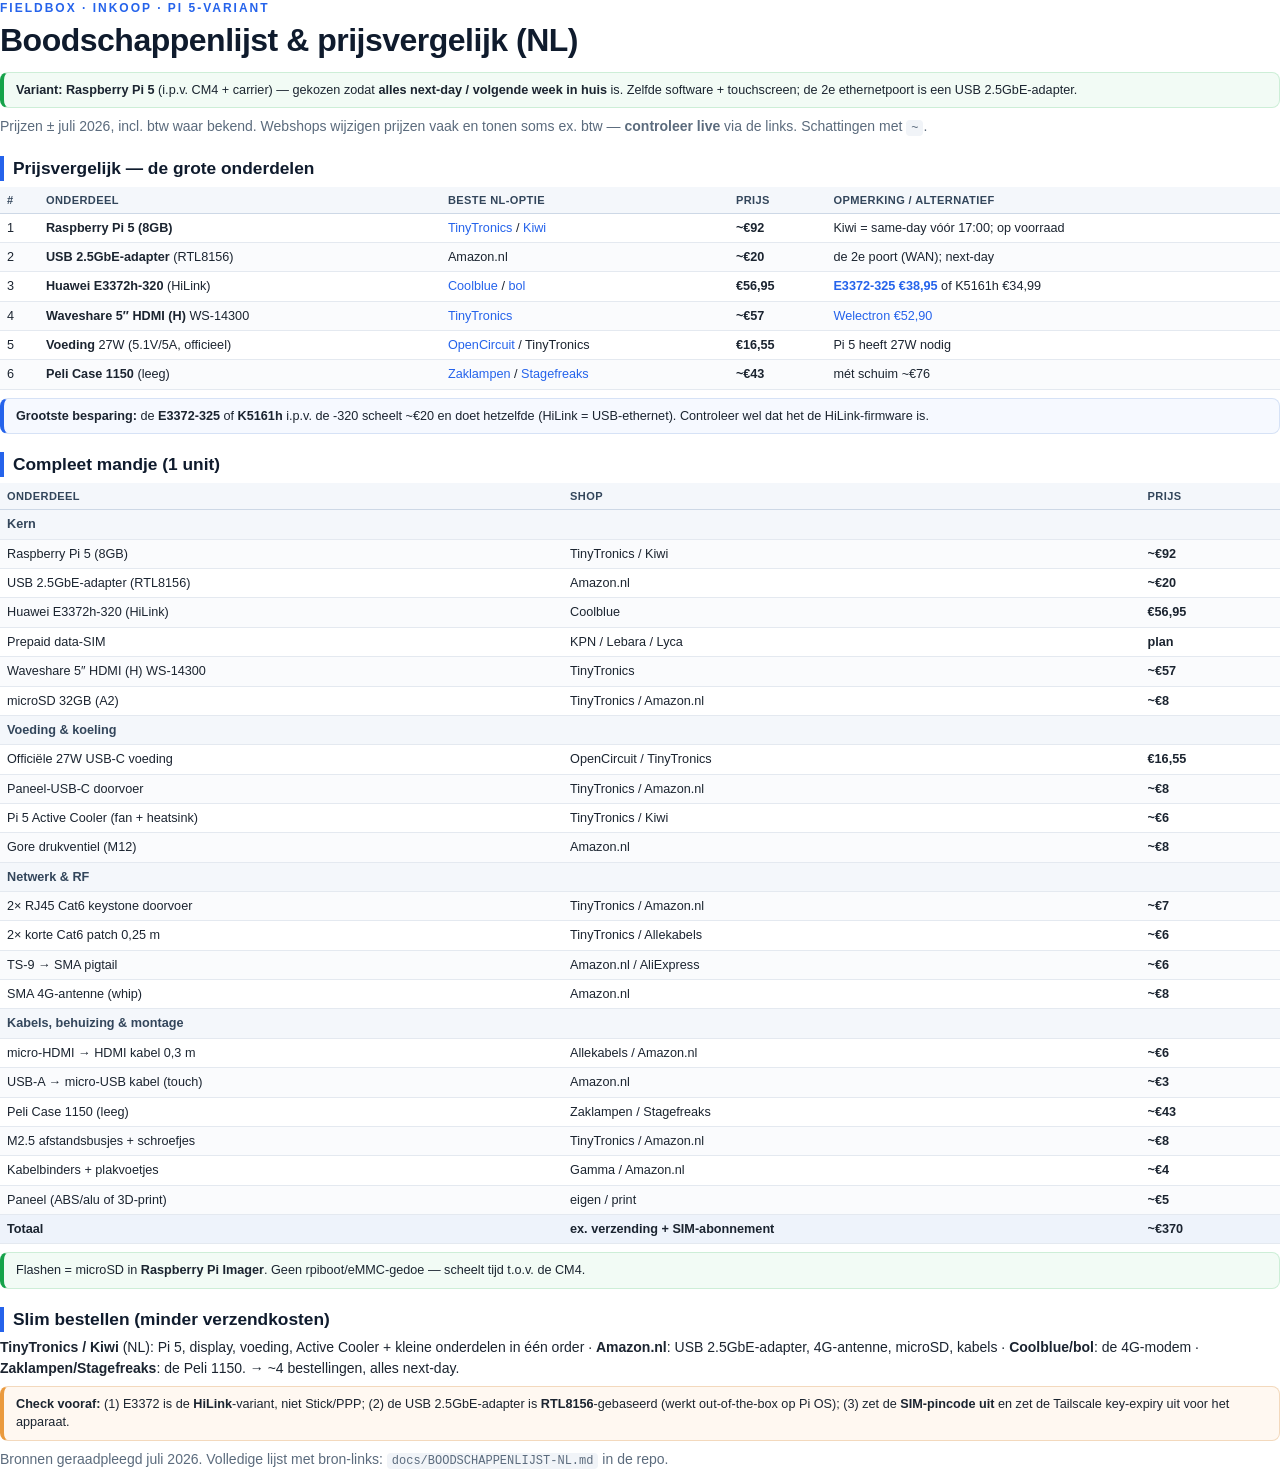
<file: docs/Boodschappenlijst-NL.html>
<!doctype html>
<html lang="nl">
<head>
<meta charset="utf-8" />
<title>FieldBox — Boodschappenlijst (NL)</title>
<style>
  @page { size: A4; margin: 14mm 13mm 15mm; }
  * { box-sizing: border-box; }
  html { -webkit-print-color-adjust: exact; print-color-adjust: exact; }
  body { font: 10.5pt/1.45 -apple-system, "Helvetica Neue", Arial, sans-serif; color: #1b2430; margin: 0; }
  h1 { font-size: 24pt; letter-spacing: -0.5px; margin: 0 0 2px; color: #0f1b2d; }
  h2 { font-size: 13pt; margin: 18px 0 4px; padding-left: 9px; border-left: 4px solid #2563eb; color: #0f1b2d; }
  .eyebrow { color: #2563eb; font-weight: 700; letter-spacing: 2px; text-transform: uppercase; font-size: 9pt; }
  p { margin: .4em 0; }
  a { color: #2563eb; text-decoration: none; }
  small, .muted { color: #5b6b7d; }
  code { font-family: "SF Mono", ui-monospace, Menlo, monospace; font-size: 9pt; background: #f1f4f8; padding: 1px 5px; border-radius: 4px; }
  table { width: 100%; border-collapse: collapse; margin: 6px 0; font-size: 9.5pt; }
  th, td { text-align: left; padding: 5px 7px; border-bottom: 1px solid #e4e9f0; vertical-align: top; }
  thead th { background: #f4f7fb; border-bottom: 1.5px solid #cdd8e6; color: #33465b; font-size: 8.3pt; text-transform: uppercase; letter-spacing: .4px; }
  tbody tr:nth-child(even) { background: #fafbfd; }
  .price { font-variant-numeric: tabular-nums; white-space: nowrap; font-weight: 600; }
  .tot td { border-top: 1.5px solid #cdd8e6; font-weight: 700; background: #eef3fb; }
  .note { background: #f6f9ff; border: 1px solid #d6e2f6; border-left: 4px solid #2563eb; border-radius: 8px; padding: 8px 12px; font-size: 9.5pt; margin: 8px 0; }
  .note.warn { background: #fff8f1; border-color: #f3d9bd; border-left-color: #ea9a3e; }
  .note.ok { background: #f2fbf5; border-color: #cdeed7; border-left-color: #16a34a; }
  .grp { font-weight: 700; color: #33465b; background: #f4f7fb; }
  section { break-inside: avoid; }
</style>
</head>
<body>

<div class="eyebrow">FieldBox &middot; Inkoop &middot; Pi 5-variant</div>
<h1>Boodschappenlijst &amp; prijsvergelijk (NL)</h1>
<div class="note ok"><strong>Variant: Raspberry Pi 5</strong> (i.p.v. CM4 + carrier) &mdash; gekozen zodat
<strong>alles next-day / volgende week in huis</strong> is. Zelfde software + touchscreen; de 2e
ethernetpoort is een USB 2.5GbE-adapter.</div>
<p class="muted">Prijzen &plusmn; juli 2026, incl. btw waar bekend. Webshops wijzigen prijzen vaak en tonen soms
ex. btw &mdash; <strong>controleer live</strong> via de links. Schattingen met <code>~</code>.</p>

<section>
<h2>Prijsvergelijk — de grote onderdelen</h2>
<table>
  <thead><tr><th>#</th><th>Onderdeel</th><th>Beste NL-optie</th><th>Prijs</th><th>Opmerking / alternatief</th></tr></thead>
  <tbody>
    <tr><td>1</td><td><strong>Raspberry Pi 5 (8GB)</strong></td><td><a href="https://www.tinytronics.nl/en/development-boards/single-board-computers/raspberry-pi-5-8gb">TinyTronics</a> / <a href="https://www.kiwi-electronics.com/en/raspberry-pi-5-8gb-11580">Kiwi</a></td><td class="price">~&euro;92</td><td>Kiwi = same-day vóór 17:00; op voorraad</td></tr>
    <tr><td>2</td><td><strong>USB 2.5GbE-adapter</strong> (RTL8156)</td><td>Amazon.nl</td><td class="price">~&euro;20</td><td>de 2e poort (WAN); next-day</td></tr>
    <tr><td>3</td><td><strong>Huawei E3372h-320</strong> (HiLink)</td><td><a href="https://www.coolblue.nl/product/599673/huawei-e3372h-320-4g-dongle.html">Coolblue</a> / <a href="https://www.bol.com/nl/nl/p/huawei-e3372h-320-modem-voor-mobiele-netwerken/9200000043463514/">bol</a></td><td class="price">&euro;56,95</td><td><strong><a href="https://www.mediawinkel.eu/nl/huawei-e3372-325.html">E3372-325 &euro;38,95</a></strong> of K5161h &euro;34,99</td></tr>
    <tr><td>4</td><td><strong>Waveshare 5&Prime; HDMI (H)</strong> WS-14300</td><td><a href="https://www.tinytronics.nl/en/displays/tft/waveshare-5-inch-hdmi-tft-lcd-(h)-display-800*480-with-touchscreen-raspberry-pi-compatible">TinyTronics</a></td><td class="price">~&euro;57</td><td><a href="https://www.welectron.com/Waveshare-14300-5inch-HDMI-LCD-H_1">Welectron &euro;52,90</a></td></tr>
    <tr><td>5</td><td><strong>Voeding</strong> 27W (5.1V/5A, officieel)</td><td><a href="https://opencircuit.shop/product/raspberry-pi-5-usb-c-power-supply-27w-white-eu">OpenCircuit</a> / TinyTronics</td><td class="price">&euro;16,55</td><td>Pi 5 heeft 27W nodig</td></tr>
    <tr><td>6</td><td><strong>Peli Case 1150</strong> (leeg)</td><td><a href="https://www.zaklampen.nl/peli-case-1150-koffer-klein-zilver-zonder-schuim.html">Zaklampen</a> / <a href="https://www.stagefreaks.nl/peli-1150-case-leeg-zwart.html">Stagefreaks</a></td><td class="price">~&euro;43</td><td>mét schuim ~&euro;76</td></tr>
  </tbody>
</table>
<div class="note"><strong>Grootste besparing:</strong> de <strong>E3372-325</strong> of <strong>K5161h</strong> i.p.v. de -320 scheelt ~&euro;20 en doet hetzelfde (HiLink = USB-ethernet). Controleer wel dat het de HiLink-firmware is.</div>
</section>

<section>
<h2>Compleet mandje (1 unit)</h2>
<table>
  <thead><tr><th>Onderdeel</th><th>Shop</th><th>Prijs</th></tr></thead>
  <tbody>
    <tr><td class="grp" colspan="3">Kern</td></tr>
    <tr><td>Raspberry Pi 5 (8GB)</td><td>TinyTronics / Kiwi</td><td class="price">~&euro;92</td></tr>
    <tr><td>USB 2.5GbE-adapter (RTL8156)</td><td>Amazon.nl</td><td class="price">~&euro;20</td></tr>
    <tr><td>Huawei E3372h-320 (HiLink)</td><td>Coolblue</td><td class="price">&euro;56,95</td></tr>
    <tr><td>Prepaid data-SIM</td><td>KPN / Lebara / Lyca</td><td class="price">plan</td></tr>
    <tr><td>Waveshare 5&Prime; HDMI (H) WS-14300</td><td>TinyTronics</td><td class="price">~&euro;57</td></tr>
    <tr><td>microSD 32GB (A2)</td><td>TinyTronics / Amazon.nl</td><td class="price">~&euro;8</td></tr>
    <tr><td class="grp" colspan="3">Voeding &amp; koeling</td></tr>
    <tr><td>Officiële 27W USB-C voeding</td><td>OpenCircuit / TinyTronics</td><td class="price">&euro;16,55</td></tr>
    <tr><td>Paneel-USB-C doorvoer</td><td>TinyTronics / Amazon.nl</td><td class="price">~&euro;8</td></tr>
    <tr><td>Pi 5 Active Cooler (fan + heatsink)</td><td>TinyTronics / Kiwi</td><td class="price">~&euro;6</td></tr>
    <tr><td>Gore drukventiel (M12)</td><td>Amazon.nl</td><td class="price">~&euro;8</td></tr>
    <tr><td class="grp" colspan="3">Netwerk &amp; RF</td></tr>
    <tr><td>2&times; RJ45 Cat6 keystone doorvoer</td><td>TinyTronics / Amazon.nl</td><td class="price">~&euro;7</td></tr>
    <tr><td>2&times; korte Cat6 patch 0,25 m</td><td>TinyTronics / Allekabels</td><td class="price">~&euro;6</td></tr>
    <tr><td>TS-9 &rarr; SMA pigtail</td><td>Amazon.nl / AliExpress</td><td class="price">~&euro;6</td></tr>
    <tr><td>SMA 4G-antenne (whip)</td><td>Amazon.nl</td><td class="price">~&euro;8</td></tr>
    <tr><td class="grp" colspan="3">Kabels, behuizing &amp; montage</td></tr>
    <tr><td>micro-HDMI &rarr; HDMI kabel 0,3 m</td><td>Allekabels / Amazon.nl</td><td class="price">~&euro;6</td></tr>
    <tr><td>USB-A &rarr; micro-USB kabel (touch)</td><td>Amazon.nl</td><td class="price">~&euro;3</td></tr>
    <tr><td>Peli Case 1150 (leeg)</td><td>Zaklampen / Stagefreaks</td><td class="price">~&euro;43</td></tr>
    <tr><td>M2.5 afstandsbusjes + schroefjes</td><td>TinyTronics / Amazon.nl</td><td class="price">~&euro;8</td></tr>
    <tr><td>Kabelbinders + plakvoetjes</td><td>Gamma / Amazon.nl</td><td class="price">~&euro;4</td></tr>
    <tr><td>Paneel (ABS/alu of 3D-print)</td><td>eigen / print</td><td class="price">~&euro;5</td></tr>
    <tr class="tot"><td>Totaal</td><td>ex. verzending + SIM-abonnement</td><td class="price">~&euro;370</td></tr>
  </tbody>
</table>
<div class="note ok">Flashen = microSD in <strong>Raspberry Pi Imager</strong>. Geen rpiboot/eMMC-gedoe — scheelt tijd t.o.v. de CM4.</div>
</section>

<section>
<h2>Slim bestellen (minder verzendkosten)</h2>
<p><strong>TinyTronics / Kiwi</strong> (NL): Pi 5, display, voeding, Active Cooler + kleine onderdelen in één order &middot;
<strong>Amazon.nl</strong>: USB 2.5GbE-adapter, 4G-antenne, microSD, kabels &middot;
<strong>Coolblue/bol</strong>: de 4G-modem &middot; <strong>Zaklampen/Stagefreaks</strong>: de Peli 1150.
&rarr; ~4 bestellingen, alles next-day.</p>
<div class="note warn"><strong>Check vooraf:</strong> (1) E3372 is de <strong>HiLink</strong>-variant, niet Stick/PPP; (2) de USB 2.5GbE-adapter is <strong>RTL8156</strong>-gebaseerd (werkt out-of-the-box op Pi OS); (3) zet de <strong>SIM-pincode uit</strong> en zet de Tailscale key-expiry uit voor het apparaat.</div>
<p class="muted">Bronnen geraadpleegd juli 2026. Volledige lijst met bron-links: <code>docs/BOODSCHAPPENLIJST-NL.md</code> in de repo.</p>
</section>

</body>
</html>
</file>
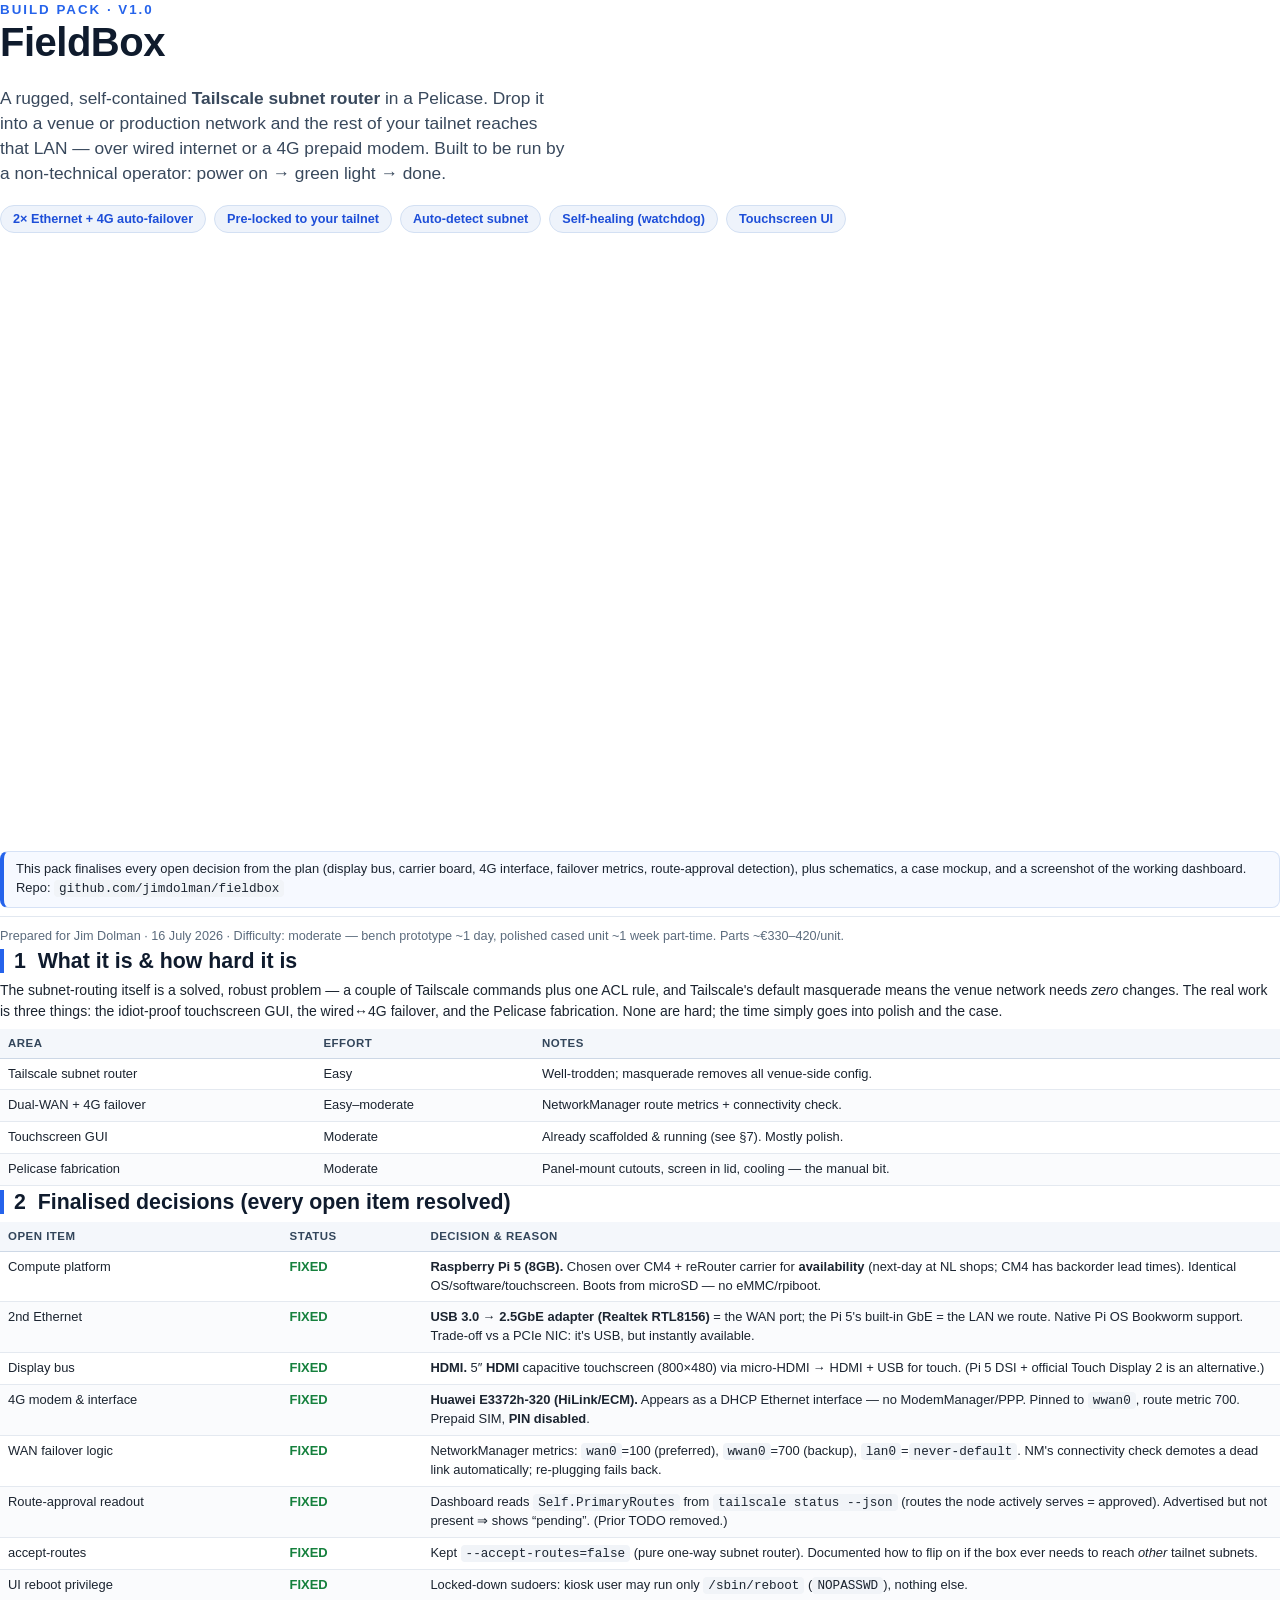
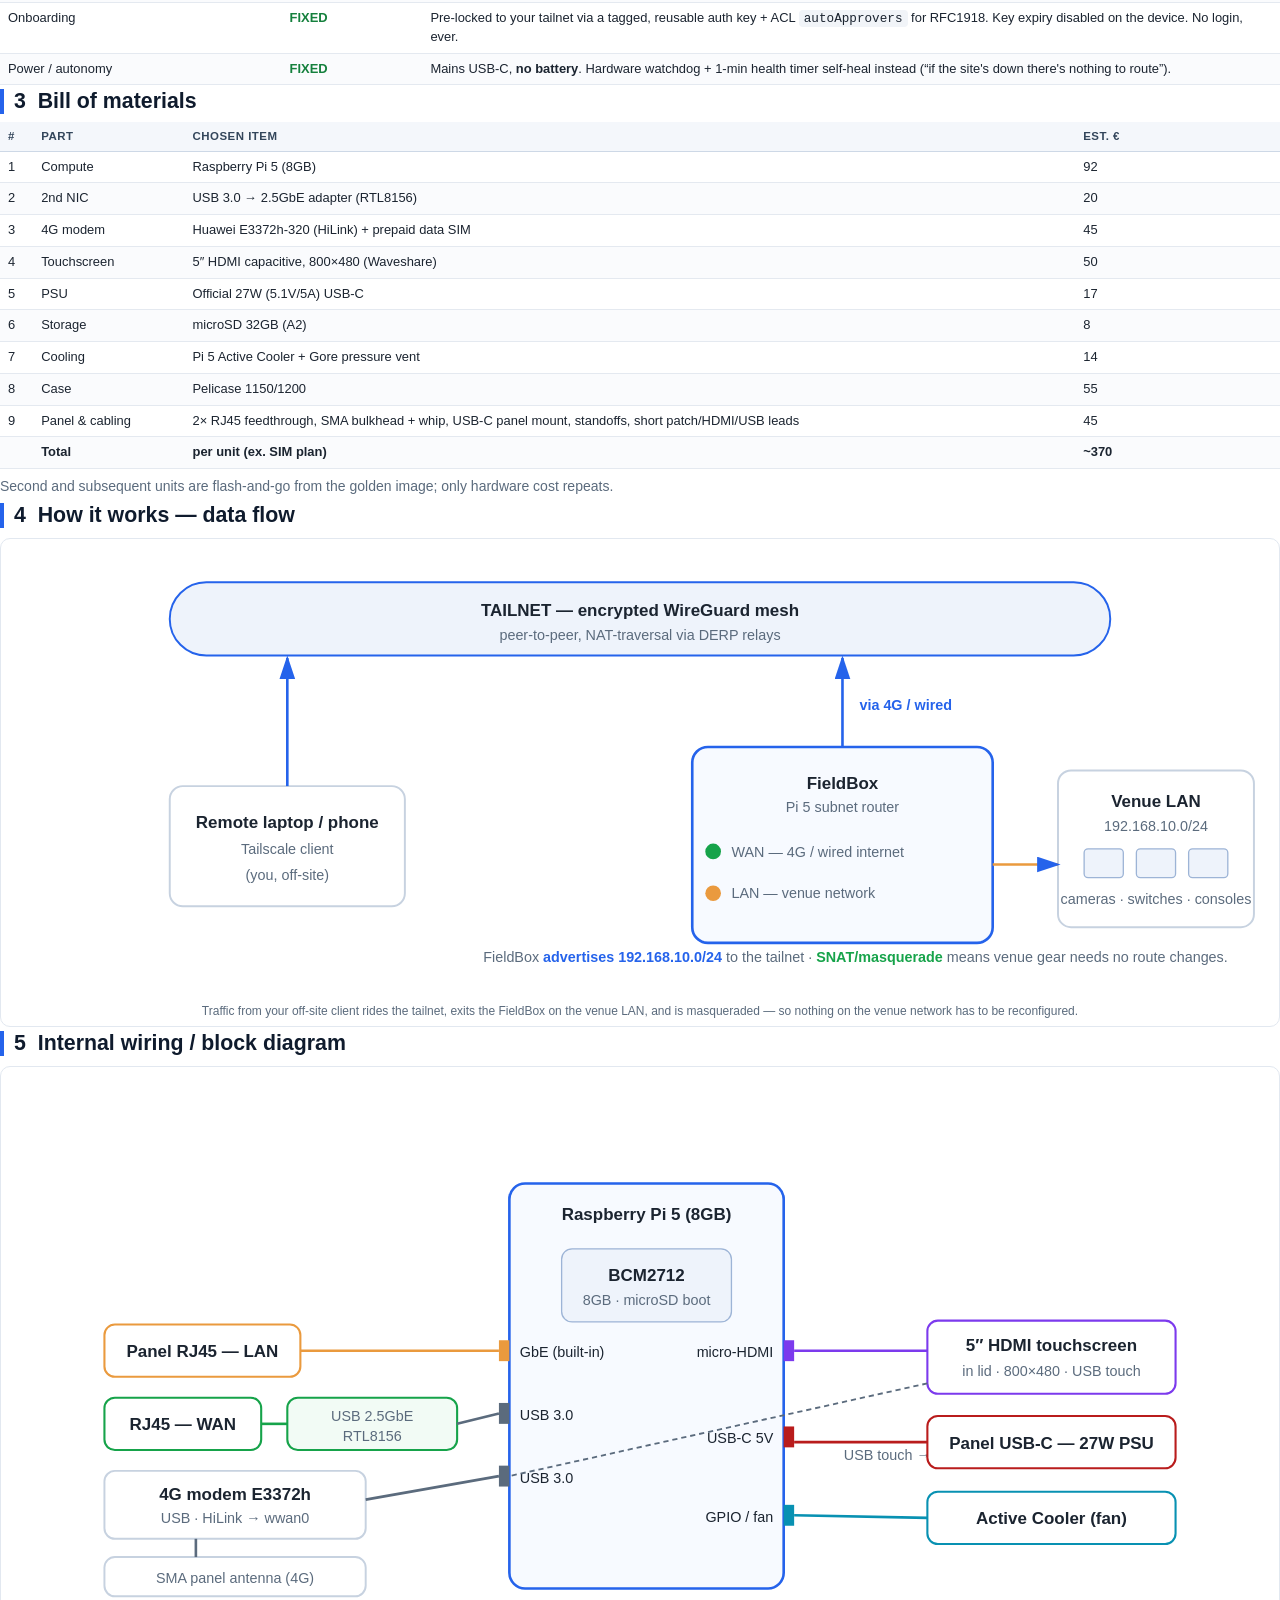
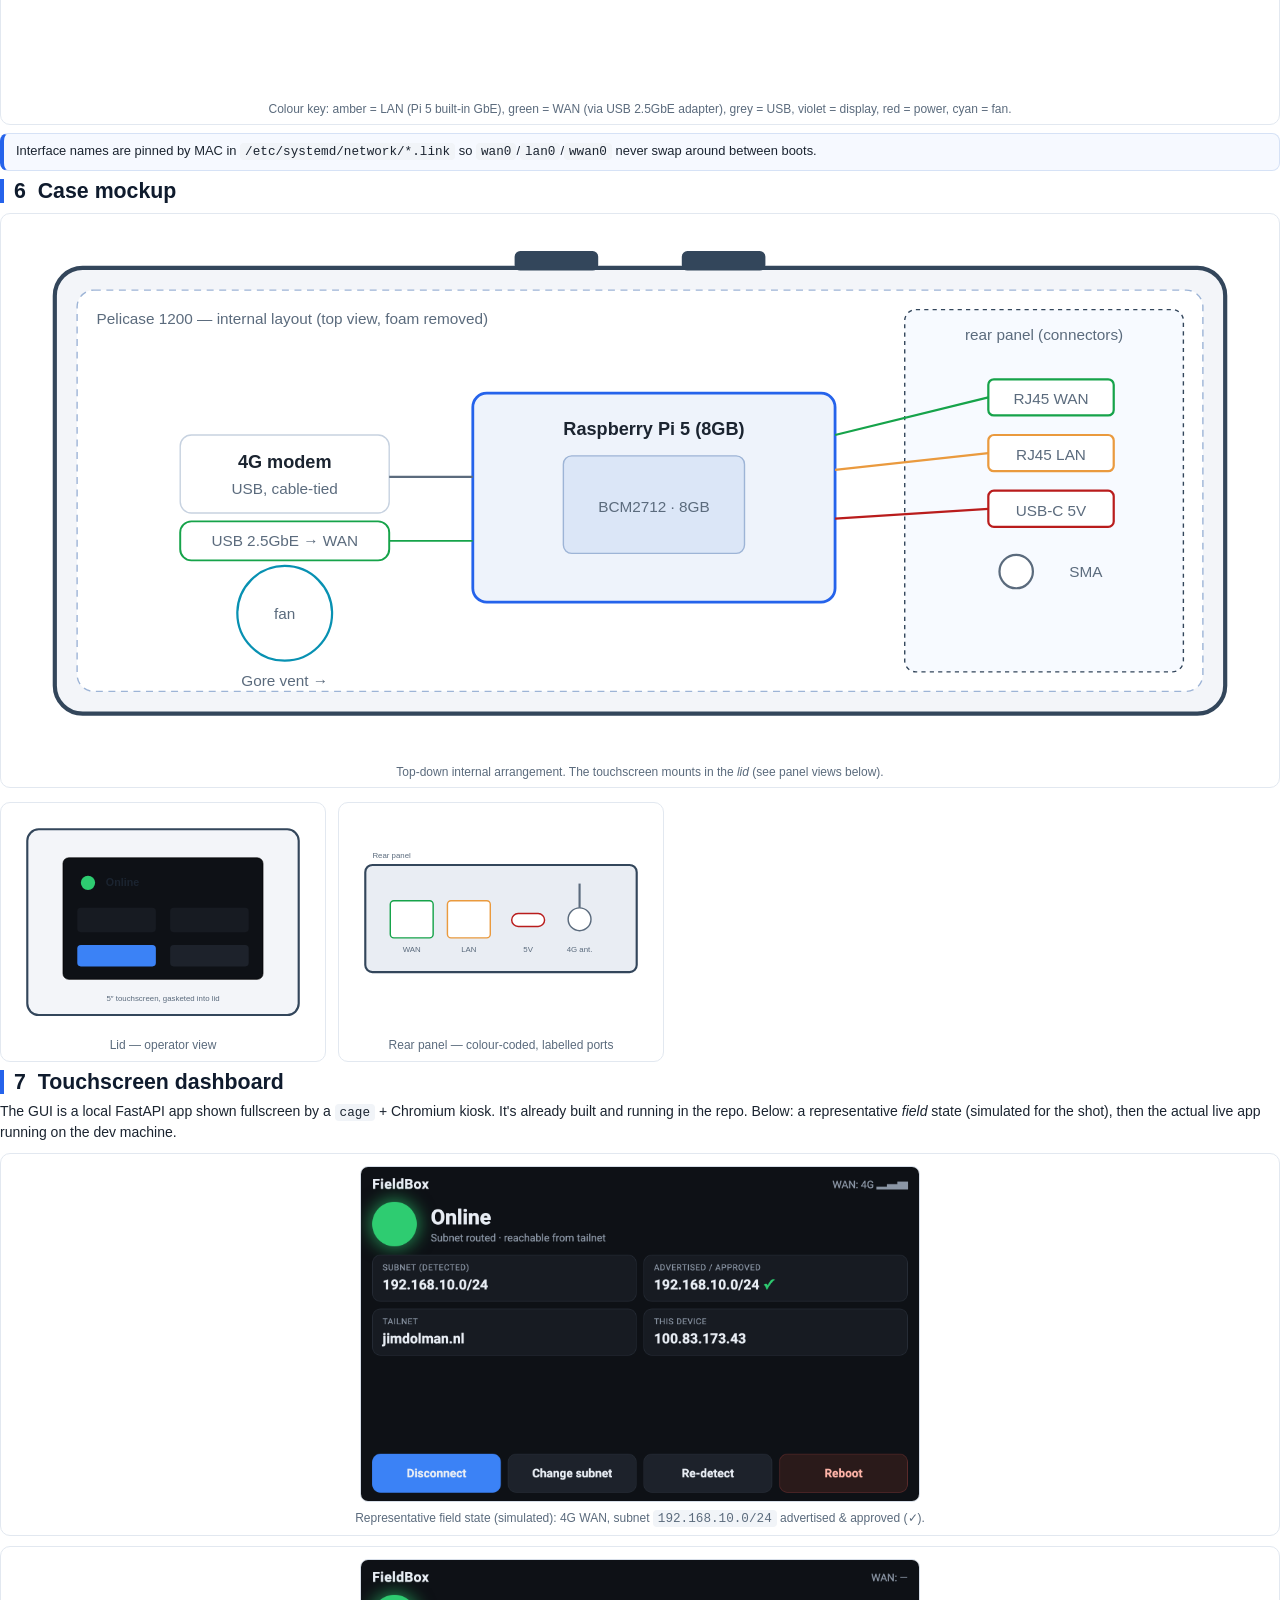
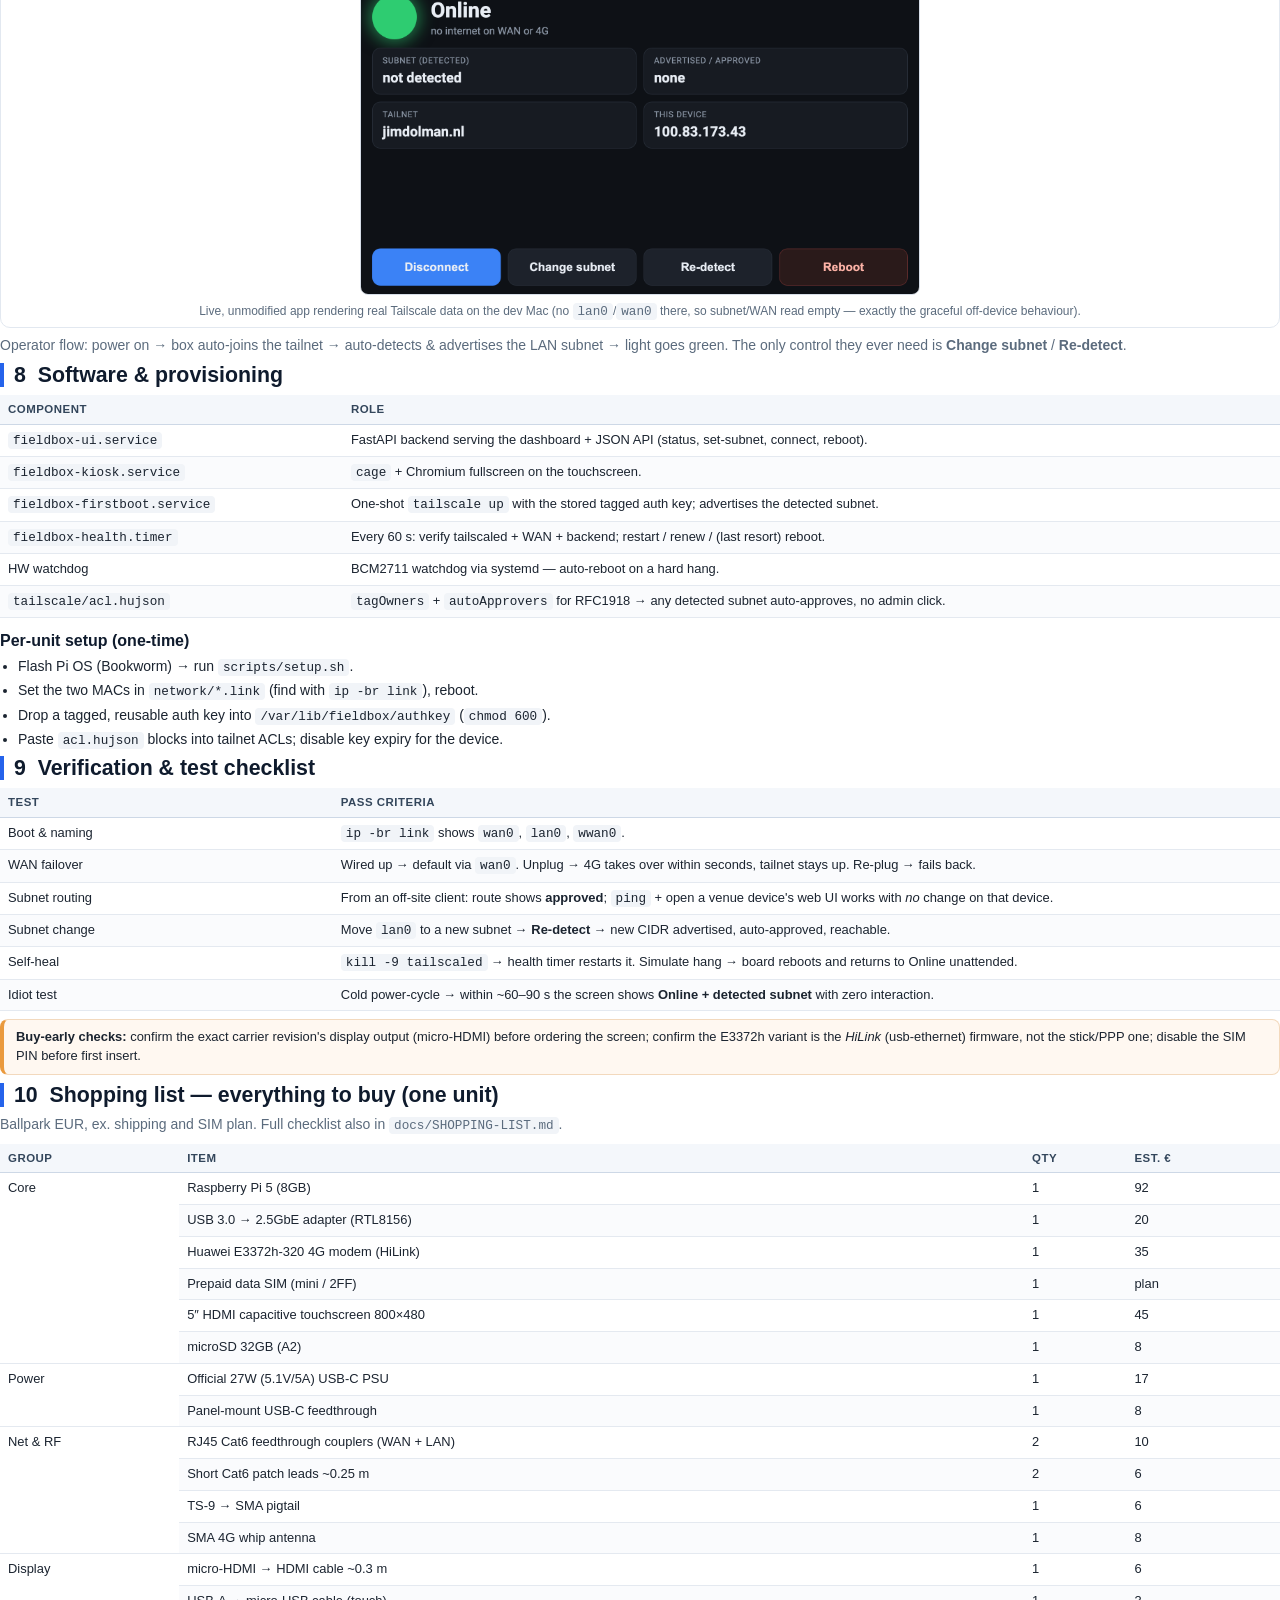
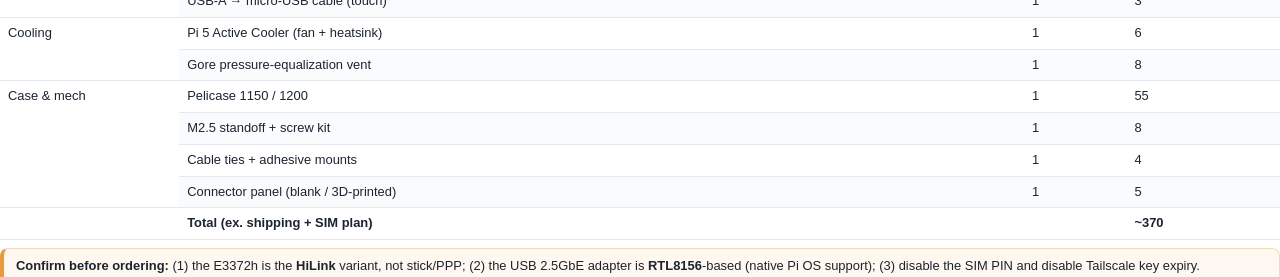
<file: docs/FieldBox-BuildPack.html>
<!doctype html>
<html lang="en">
<head>
<meta charset="utf-8" />
<title>FieldBox — Build Pack</title>
<style>
  @page { size: A4; margin: 15mm 14mm 16mm; }
  * { box-sizing: border-box; }
  html { -webkit-print-color-adjust: exact; print-color-adjust: exact; }
  body {
    font: 10.5pt/1.45 -apple-system, "Helvetica Neue", Arial, sans-serif;
    color: #1b2430; margin: 0;
  }
  h1,h2,h3 { color: #0f1b2d; margin: 0 0 .3em; line-height: 1.15; }
  h1 { font-size: 30pt; letter-spacing: -0.5px; }
  h2 { font-size: 16pt; padding-left: 10px; border-left: 4px solid #2563eb; margin-top: 4px; }
  h3 { font-size: 12pt; margin-top: 14px; }
  p { margin: .5em 0; }
  a { color: #2563eb; text-decoration: none; }
  small, .muted { color: #5b6b7d; }
  code { font-family: "SF Mono", ui-monospace, Menlo, monospace; font-size: 9.5pt; background: #f1f4f8; padding: 1px 5px; border-radius: 4px; }
  .page { page-break-before: always; }
  section { break-inside: avoid; }
  ul { margin: .4em 0; padding-left: 18px; }
  li { margin: .2em 0; }

  /* Cover */
  .cover { height: 250mm; display: flex; flex-direction: column; }
  .cover .spacer { flex: 1; }
  .eyebrow { color: #2563eb; font-weight: 700; letter-spacing: 2px; text-transform: uppercase; font-size: 10pt; }
  .cover .lede { font-size: 13pt; color: #38485c; max-width: 150mm; }
  .badge-row { display: flex; gap: 8px; flex-wrap: wrap; margin-top: 10px; }
  .badge { background: #eef3fb; border: 1px solid #d3e0f3; color: #1d4ed8; border-radius: 999px; padding: 4px 12px; font-size: 9.5pt; font-weight: 600; }
  .meta { color: #5b6b7d; font-size: 9.5pt; border-top: 1px solid #e2e8f0; padding-top: 10px; }

  /* Tables */
  table { width: 100%; border-collapse: collapse; margin: 8px 0 4px; font-size: 9.7pt; }
  th, td { text-align: left; padding: 6px 8px; border-bottom: 1px solid #e4e9f0; vertical-align: top; }
  thead th { background: #f4f7fb; border-bottom: 1.5px solid #cdd8e6; color: #33465b; font-size: 8.6pt; text-transform: uppercase; letter-spacing: .5px; }
  tbody tr:nth-child(even) { background: #fafbfd; }
  .fixed { color: #15803d; font-weight: 700; white-space: nowrap; }
  .tot td { border-top: 1.5px solid #cdd8e6; font-weight: 700; }

  /* Figures */
  figure { margin: 10px 0 4px; border: 1px solid #e2e8f0; border-radius: 10px; padding: 12px 12px 6px; background: #fff; }
  figure svg, figure img { width: 100%; height: auto; display: block; }
  figcaption { color: #5b6b7d; font-size: 9pt; margin-top: 8px; text-align: center; }
  .shot { max-width: 148mm; margin: 0 auto; border-radius: 8px; border: 1px solid #d7dee8; }
  .two { display: flex; gap: 12px; }
  .two > div { flex: 1; }

  /* callout */
  .note { background: #f6f9ff; border: 1px solid #d6e2f6; border-left: 4px solid #2563eb; border-radius: 8px; padding: 8px 12px; font-size: 9.7pt; margin: 8px 0; }
  .note.warn { background: #fff8f1; border-color: #f3d9bd; border-left-color: #ea9a3e; }

  /* svg text defaults */
  svg text { font-family: -apple-system, Arial, sans-serif; fill: #1b2430; }
  .lbl { font-size: 13px; font-weight: 600; }
  .sub { font-size: 11px; fill: #5b6b7d; }
  .tag { font-size: 11px; fill: #2563eb; font-weight: 600; }
</style>
</head>
<body>

<!-- ===================== COVER ===================== -->
<div class="cover">
  <div class="eyebrow">Build Pack &middot; v1.0</div>
  <h1>FieldBox</h1>
  <p class="lede">A rugged, self-contained <strong>Tailscale subnet router</strong> in a Pelicase.
  Drop it into a venue or production network and the rest of your tailnet reaches that LAN — over
  wired internet or a 4G prepaid modem. Built to be run by a non-technical operator: power on &rarr;
  green light &rarr; done.</p>
  <div class="badge-row">
    <span class="badge">2&times; Ethernet + 4G auto-failover</span>
    <span class="badge">Pre-locked to your tailnet</span>
    <span class="badge">Auto-detect subnet</span>
    <span class="badge">Self-healing (watchdog)</span>
    <span class="badge">Touchscreen UI</span>
  </div>
  <div class="spacer"></div>
  <div class="note">This pack finalises every open decision from the plan (display bus, carrier board,
  4G interface, failover metrics, route-approval detection), plus schematics, a case mockup, and a
  screenshot of the working dashboard. Repo: <code>github.com/jimdolman/fieldbox</code></div>
  <div class="meta">Prepared for Jim Dolman &middot; 16 July 2026 &middot; Difficulty: moderate &mdash;
  bench prototype ~1 day, polished cased unit ~1 week part-time. Parts ~&euro;330&ndash;420/unit.</div>
</div>

<!-- ===================== OVERVIEW ===================== -->
<div class="page">
<section>
<h2>1 &nbsp;What it is &amp; how hard it is</h2>
<p>The subnet-routing itself is a solved, robust problem — a couple of Tailscale commands plus one
ACL rule, and Tailscale's default masquerade means the venue network needs <em>zero</em> changes.
The real work is three things: the idiot-proof touchscreen GUI, the wired&harr;4G failover, and the
Pelicase fabrication. None are hard; the time simply goes into polish and the case.</p>
<table>
  <thead><tr><th>Area</th><th>Effort</th><th>Notes</th></tr></thead>
  <tbody>
    <tr><td>Tailscale subnet router</td><td>Easy</td><td>Well-trodden; masquerade removes all venue-side config.</td></tr>
    <tr><td>Dual-WAN + 4G failover</td><td>Easy&ndash;moderate</td><td>NetworkManager route metrics + connectivity check.</td></tr>
    <tr><td>Touchscreen GUI</td><td>Moderate</td><td>Already scaffolded &amp; running (see §7). Mostly polish.</td></tr>
    <tr><td>Pelicase fabrication</td><td>Moderate</td><td>Panel-mount cutouts, screen in lid, cooling — the manual bit.</td></tr>
  </tbody>
</table>
</section>

<!-- ===================== FIXES ===================== -->
<section>
<h2>2 &nbsp;Finalised decisions (every open item resolved)</h2>
<table>
  <thead><tr><th style="width:22%">Open item</th><th style="width:11%">Status</th><th>Decision &amp; reason</th></tr></thead>
  <tbody>
    <tr><td>Compute platform</td><td class="fixed">FIXED</td>
      <td><strong>Raspberry Pi 5 (8GB).</strong> Chosen over CM4 + reRouter carrier for <strong>availability</strong> (next-day at NL shops; CM4 has backorder lead times). Identical OS/software/touchscreen. Boots from microSD — no eMMC/rpiboot.</td></tr>
    <tr><td>2nd Ethernet</td><td class="fixed">FIXED</td>
      <td><strong>USB 3.0 &rarr; 2.5GbE adapter (Realtek RTL8156)</strong> = the WAN port; the Pi 5's built-in GbE = the LAN we route. Native Pi OS Bookworm support. Trade-off vs a PCIe NIC: it's USB, but instantly available.</td></tr>
    <tr><td>Display bus</td><td class="fixed">FIXED</td>
      <td><strong>HDMI.</strong> 5&Prime; <strong>HDMI</strong> capacitive touchscreen (800&times;480) via micro-HDMI &rarr; HDMI + USB for touch. (Pi 5 DSI + official Touch Display 2 is an alternative.)</td></tr>
    <tr><td>4G modem &amp; interface</td><td class="fixed">FIXED</td>
      <td><strong>Huawei E3372h-320 (HiLink/ECM).</strong> Appears as a DHCP Ethernet interface — no ModemManager/PPP. Pinned to <code>wwan0</code>, route metric 700. Prepaid SIM, <strong>PIN disabled</strong>.</td></tr>
    <tr><td>WAN failover logic</td><td class="fixed">FIXED</td>
      <td>NetworkManager metrics: <code>wan0</code>=100 (preferred), <code>wwan0</code>=700 (backup), <code>lan0</code>=<code>never-default</code>. NM's connectivity check demotes a dead link automatically; re-plugging fails back.</td></tr>
    <tr><td>Route-approval readout</td><td class="fixed">FIXED</td>
      <td>Dashboard reads <code>Self.PrimaryRoutes</code> from <code>tailscale status --json</code> (routes the node actively serves = approved). Advertised but not present &rArr; shows &ldquo;pending&rdquo;. (Prior TODO removed.)</td></tr>
    <tr><td>accept-routes</td><td class="fixed">FIXED</td>
      <td>Kept <code>--accept-routes=false</code> (pure one-way subnet router). Documented how to flip on if the box ever needs to reach <em>other</em> tailnet subnets.</td></tr>
    <tr><td>UI reboot privilege</td><td class="fixed">FIXED</td>
      <td>Locked-down sudoers: kiosk user may run only <code>/sbin/reboot</code> (<code>NOPASSWD</code>), nothing else.</td></tr>
    <tr><td>Onboarding</td><td class="fixed">FIXED</td>
      <td>Pre-locked to your tailnet via a tagged, reusable auth key + ACL <code>autoApprovers</code> for RFC1918. Key expiry disabled on the device. No login, ever.</td></tr>
    <tr><td>Power / autonomy</td><td class="fixed">FIXED</td>
      <td>Mains USB-C, <strong>no battery</strong>. Hardware watchdog + 1-min health timer self-heal instead (&ldquo;if the site's down there's nothing to route&rdquo;).</td></tr>
  </tbody>
</table>
</section>
</div>

<!-- ===================== BOM ===================== -->
<div class="page">
<section>
<h2>3 &nbsp;Bill of materials</h2>
<table>
  <thead><tr><th>#</th><th>Part</th><th>Chosen item</th><th style="width:16%">Est. &euro;</th></tr></thead>
  <tbody>
    <tr><td>1</td><td>Compute</td><td>Raspberry Pi 5 (8GB)</td><td>92</td></tr>
    <tr><td>2</td><td>2nd NIC</td><td>USB 3.0 &rarr; 2.5GbE adapter (RTL8156)</td><td>20</td></tr>
    <tr><td>3</td><td>4G modem</td><td>Huawei E3372h-320 (HiLink) + prepaid data SIM</td><td>45</td></tr>
    <tr><td>4</td><td>Touchscreen</td><td>5&Prime; HDMI capacitive, 800&times;480 (Waveshare)</td><td>50</td></tr>
    <tr><td>5</td><td>PSU</td><td>Official 27W (5.1V/5A) USB-C</td><td>17</td></tr>
    <tr><td>6</td><td>Storage</td><td>microSD 32GB (A2)</td><td>8</td></tr>
    <tr><td>7</td><td>Cooling</td><td>Pi 5 Active Cooler + Gore pressure vent</td><td>14</td></tr>
    <tr><td>8</td><td>Case</td><td>Pelicase 1150/1200</td><td>55</td></tr>
    <tr><td>9</td><td>Panel &amp; cabling</td><td>2&times; RJ45 feedthrough, SMA bulkhead + whip, USB-C panel mount, standoffs, short patch/HDMI/USB leads</td><td>45</td></tr>
    <tr class="tot"><td></td><td>Total</td><td>per unit (ex. SIM plan)</td><td>~370</td></tr>
  </tbody>
</table>
<p class="muted">Second and subsequent units are flash-and-go from the golden image; only hardware cost repeats.</p>
</section>

<!-- ===================== HOW IT WORKS ===================== -->
<section>
<h2>4 &nbsp;How it works — data flow</h2>
<figure>
<svg viewBox="0 0 960 340" role="img" aria-label="Network data-flow diagram">
  <defs>
    <marker id="arr" markerWidth="10" markerHeight="10" refX="8" refY="3" orient="auto">
      <path d="M0,0 L9,3 L0,6 Z" fill="#2563eb"/>
    </marker>
  </defs>
  <!-- tailnet pill -->
  <rect x="120" y="24" width="720" height="56" rx="28" fill="#eef3fb" stroke="#2563eb" stroke-width="1.5"/>
  <text x="480" y="50" text-anchor="middle" class="lbl" fill="#1d4ed8">TAILNET — encrypted WireGuard mesh</text>
  <text x="480" y="68" text-anchor="middle" class="sub" fill="#3b62b5">peer-to-peer, NAT-traversal via DERP relays</text>

  <!-- remote client -->
  <rect x="120" y="180" width="180" height="92" rx="10" fill="#fff" stroke="#c7d2e0" stroke-width="1.5"/>
  <text x="210" y="212" text-anchor="middle" class="lbl">Remote laptop / phone</text>
  <text x="210" y="232" text-anchor="middle" class="sub">Tailscale client</text>
  <text x="210" y="252" text-anchor="middle" class="sub">(you, off-site)</text>
  <line x1="210" y1="180" x2="210" y2="82" stroke="#2563eb" stroke-width="2" marker-end="url(#arr)"/>

  <!-- fieldbox -->
  <rect x="520" y="150" width="230" height="150" rx="12" fill="#f7faff" stroke="#2563eb" stroke-width="2"/>
  <text x="635" y="182" text-anchor="middle" class="lbl" fill="#0f1b2d">FieldBox</text>
  <text x="635" y="200" text-anchor="middle" class="sub">Pi 5 subnet router</text>
  <!-- WAN port -->
  <circle cx="536" cy="230" r="6" fill="#16a34a"/>
  <text x="550" y="234" class="sub">WAN — 4G / wired internet</text>
  <!-- LAN port -->
  <circle cx="536" cy="262" r="6" fill="#ea9a3e"/>
  <text x="550" y="266" class="sub">LAN — venue network</text>
  <line x1="635" y1="150" x2="635" y2="82" stroke="#2563eb" stroke-width="2" marker-end="url(#arr)"/>
  <text x="648" y="122" class="tag">via 4G / wired</text>

  <!-- venue lan -->
  <rect x="800" y="168" width="150" height="120" rx="10" fill="#fff" stroke="#c7d2e0" stroke-width="1.5"/>
  <text x="875" y="196" text-anchor="middle" class="lbl">Venue LAN</text>
  <text x="875" y="214" text-anchor="middle" class="sub">192.168.10.0/24</text>
  <rect x="820" y="228" width="30" height="22" rx="3" fill="#eef3fb" stroke="#9db4d6"/>
  <rect x="860" y="228" width="30" height="22" rx="3" fill="#eef3fb" stroke="#9db4d6"/>
  <rect x="900" y="228" width="30" height="22" rx="3" fill="#eef3fb" stroke="#9db4d6"/>
  <text x="875" y="270" text-anchor="middle" class="sub">cameras · switches · consoles</text>
  <line x1="750" y1="240" x2="800" y2="240" stroke="#ea9a3e" stroke-width="2" marker-end="url(#arr)"/>

  <!-- callout -->
  <text x="360" y="315" class="sub">FieldBox <tspan fill="#2563eb" font-weight="600">advertises 192.168.10.0/24</tspan> to the tailnet · <tspan fill="#16a34a" font-weight="600">SNAT/masquerade</tspan> means venue gear needs no route changes.</text>
</svg>
<figcaption>Traffic from your off-site client rides the tailnet, exits the FieldBox on the venue LAN, and is masqueraded — so nothing on the venue network has to be reconfigured.</figcaption>
</figure>
</section>
</div>

<!-- ===================== WIRING ===================== -->
<div class="page">
<section>
<h2>5 &nbsp;Internal wiring / block diagram</h2>
<figure>
<svg viewBox="0 0 960 470" role="img" aria-label="Internal wiring block diagram">
  <!-- Raspberry Pi 5 -->
  <rect x="380" y="80" width="210" height="310" rx="12" fill="#f7faff" stroke="#2563eb" stroke-width="2"/>
  <text x="485" y="108" text-anchor="middle" class="lbl" fill="#0f1b2d">Raspberry Pi 5 (8GB)</text>
  <rect x="420" y="130" width="130" height="56" rx="8" fill="#eef3fb" stroke="#9db4d6"/>
  <text x="485" y="155" text-anchor="middle" class="lbl">BCM2712</text>
  <text x="485" y="173" text-anchor="middle" class="sub">8GB · microSD boot</text>

  <!-- port stubs (left) -->
  <g class="sub">
    <rect x="372" y="200" width="8" height="16" fill="#ea9a3e"/><text x="388" y="213">GbE (built-in)</text>
    <rect x="372" y="248" width="8" height="16" fill="#5b6b7d"/><text x="388" y="261">USB 3.0</text>
    <rect x="372" y="296" width="8" height="16" fill="#5b6b7d"/><text x="388" y="309">USB 3.0</text>
  </g>
  <!-- right stubs -->
  <g class="sub" text-anchor="end">
    <rect x="590" y="200" width="8" height="16" fill="#7c3aed"/><text x="582" y="213">micro-HDMI</text>
    <rect x="590" y="266" width="8" height="16" fill="#b91c1c"/><text x="582" y="279">USB-C 5V</text>
    <rect x="590" y="326" width="8" height="16" fill="#0891b2"/><text x="582" y="339">GPIO / fan</text>
  </g>

  <!-- left column: LAN (built-in GbE) -->
  <rect x="70" y="188" width="150" height="40" rx="8" fill="#fff" stroke="#ea9a3e" stroke-width="1.6"/>
  <text x="145" y="213" text-anchor="middle" class="lbl">Panel RJ45 — LAN</text>
  <line x1="220" y1="208" x2="372" y2="208" stroke="#ea9a3e" stroke-width="2"/>

  <!-- WAN via USB 2.5GbE adapter -->
  <rect x="70" y="244" width="120" height="40" rx="8" fill="#fff" stroke="#16a34a" stroke-width="1.6"/>
  <text x="130" y="269" text-anchor="middle" class="lbl">RJ45 — WAN</text>
  <rect x="210" y="244" width="130" height="40" rx="8" fill="#f2fbf5" stroke="#16a34a" stroke-width="1.6"/>
  <text x="275" y="262" text-anchor="middle" class="sub">USB 2.5GbE</text>
  <text x="275" y="277" text-anchor="middle" class="sub">RTL8156</text>
  <line x1="190" y1="264" x2="210" y2="264" stroke="#16a34a" stroke-width="2"/>
  <line x1="340" y1="264" x2="372" y2="256" stroke="#5b6b7d" stroke-width="2"/>

  <!-- 4G modem + antenna -->
  <rect x="70" y="300" width="200" height="52" rx="8" fill="#fff" stroke="#c7d2e0" stroke-width="1.5"/>
  <text x="170" y="322" text-anchor="middle" class="lbl">4G modem E3372h</text>
  <text x="170" y="340" text-anchor="middle" class="sub">USB · HiLink → wwan0</text>
  <line x1="270" y1="322" x2="372" y2="304" stroke="#5b6b7d" stroke-width="2"/>
  <rect x="70" y="366" width="200" height="30" rx="8" fill="#fff" stroke="#c7d2e0" stroke-width="1.5"/>
  <text x="170" y="386" text-anchor="middle" class="sub">SMA panel antenna (4G)</text>
  <line x1="140" y1="352" x2="140" y2="366" stroke="#5b6b7d" stroke-width="2"/>

  <!-- right column -->
  <rect x="700" y="185" width="190" height="56" rx="8" fill="#fff" stroke="#7c3aed" stroke-width="1.6"/>
  <text x="795" y="208" text-anchor="middle" class="lbl">5&Prime; HDMI touchscreen</text>
  <text x="795" y="227" text-anchor="middle" class="sub">in lid · 800×480 · USB touch</text>
  <line x1="598" y1="208" x2="700" y2="208" stroke="#7c3aed" stroke-width="2"/>
  <line x1="700" y1="233" x2="380" y2="304" stroke="#5b6b7d" stroke-width="1.4" stroke-dasharray="4 3"/>
  <text x="636" y="292" class="sub">USB touch → Pi</text>

  <rect x="700" y="258" width="190" height="40" rx="8" fill="#fff" stroke="#b91c1c" stroke-width="1.6"/>
  <text x="795" y="283" text-anchor="middle" class="lbl">Panel USB-C — 27W PSU</text>
  <line x1="598" y1="278" x2="700" y2="278" stroke="#b91c1c" stroke-width="2"/>

  <rect x="700" y="316" width="190" height="40" rx="8" fill="#fff" stroke="#0891b2" stroke-width="1.6"/>
  <text x="795" y="341" text-anchor="middle" class="lbl">Active Cooler (fan)</text>
  <line x1="598" y1="334" x2="700" y2="336" stroke="#0891b2" stroke-width="2"/>
</svg>
<figcaption>Colour key: amber = LAN (Pi 5 built-in GbE), green = WAN (via USB 2.5GbE adapter), grey = USB, violet = display, red = power, cyan = fan.</figcaption>
</figure>
<div class="note">Interface names are pinned by MAC in <code>/etc/systemd/network/*.link</code> so <code>wan0</code>/<code>lan0</code>/<code>wwan0</code> never swap around between boots.</div>
</section>
</div>

<!-- ===================== CASE MOCKUP ===================== -->
<div class="page">
<section>
<h2>6 &nbsp;Case mockup</h2>
<figure>
<svg viewBox="0 0 900 380" role="img" aria-label="Pelicase top-down internal layout">
  <!-- case outer -->
  <rect x="30" y="30" width="840" height="320" rx="20" fill="#f3f5f9" stroke="#33465b" stroke-width="3"/>
  <rect x="46" y="46" width="808" height="288" rx="12" fill="#fff" stroke="#9db4d6" stroke-dasharray="5 4"/>
  <text x="60" y="70" class="sub">Pelicase 1200 — internal layout (top view, foam removed)</text>
  <!-- latches -->
  <rect x="360" y="18" width="60" height="14" rx="4" fill="#33465b"/>
  <rect x="480" y="18" width="60" height="14" rx="4" fill="#33465b"/>
  <!-- Raspberry Pi 5 -->
  <rect x="330" y="120" width="260" height="150" rx="10" fill="#eef3fb" stroke="#2563eb" stroke-width="2"/>
  <text x="460" y="150" text-anchor="middle" class="lbl" fill="#1d4ed8">Raspberry Pi 5 (8GB)</text>
  <rect x="395" y="165" width="130" height="70" rx="6" fill="#dbe6f7" stroke="#9db4d6"/>
  <text x="460" y="205" text-anchor="middle" class="sub">BCM2712 · 8GB</text>
  <!-- 4G modem -->
  <rect x="120" y="150" width="150" height="56" rx="8" fill="#fff" stroke="#c7d2e0"/>
  <text x="195" y="174" text-anchor="middle" class="lbl">4G modem</text>
  <text x="195" y="192" text-anchor="middle" class="sub">USB, cable-tied</text>
  <!-- USB 2.5GbE adapter -->
  <rect x="120" y="212" width="150" height="28" rx="8" fill="#fff" stroke="#16a34a" stroke-width="1.4"/>
  <text x="195" y="230" text-anchor="middle" class="sub">USB 2.5GbE → WAN</text>
  <line x1="270" y1="226" x2="330" y2="226" stroke="#16a34a" stroke-width="1.4"/>
  <!-- fan + vent -->
  <circle cx="195" cy="278" r="34" fill="#fff" stroke="#0891b2" stroke-width="1.6"/>
  <text x="195" y="282" text-anchor="middle" class="sub">fan</text>
  <text x="195" y="330" text-anchor="middle" class="sub">Gore vent →</text>
  <!-- rear panel zone (right) -->
  <rect x="640" y="60" width="200" height="260" rx="8" fill="#f7faff" stroke="#33465b" stroke-dasharray="3 3"/>
  <text x="740" y="82" text-anchor="middle" class="sub">rear panel (connectors)</text>
  <rect x="700" y="110" width="90" height="26" rx="4" fill="#fff" stroke="#16a34a" stroke-width="1.6"/><text x="745" y="128" text-anchor="middle" class="sub">RJ45 WAN</text>
  <rect x="700" y="150" width="90" height="26" rx="4" fill="#fff" stroke="#ea9a3e" stroke-width="1.6"/><text x="745" y="168" text-anchor="middle" class="sub">RJ45 LAN</text>
  <rect x="700" y="190" width="90" height="26" rx="4" fill="#fff" stroke="#b91c1c" stroke-width="1.6"/><text x="745" y="208" text-anchor="middle" class="sub">USB-C 5V</text>
  <circle cx="720" cy="248" r="12" fill="#fff" stroke="#5b6b7d" stroke-width="1.6"/><text x="770" y="252" text-anchor="middle" class="sub">SMA</text>
  <!-- connections -->
  <line x1="270" y1="180" x2="330" y2="180" stroke="#5b6b7d" stroke-width="1.6"/>
  <line x1="590" y1="150" x2="700" y2="123" stroke="#16a34a" stroke-width="1.6"/>
  <line x1="590" y1="175" x2="700" y2="163" stroke="#ea9a3e" stroke-width="1.6"/>
  <line x1="590" y1="210" x2="700" y2="203" stroke="#b91c1c" stroke-width="1.6"/>
</svg>
<figcaption>Top-down internal arrangement. The touchscreen mounts in the <em>lid</em> (see panel views below).</figcaption>
</figure>

<div class="two">
  <figure>
  <svg viewBox="0 0 420 300" role="img" aria-label="Lid with touchscreen">
    <rect x="20" y="20" width="380" height="260" rx="16" fill="#f3f5f9" stroke="#33465b" stroke-width="3"/>
    <rect x="70" y="60" width="280" height="170" rx="8" fill="#0e1116" stroke="#000"/>
    <circle cx="105" cy="95" r="10" fill="#2ecc71"/>
    <text x="130" y="100" fill="#e8edf4" font-size="15" font-weight="700">Online</text>
    <rect x="90" y="130" width="110" height="34" rx="5" fill="#171b22"/>
    <rect x="220" y="130" width="110" height="34" rx="5" fill="#171b22"/>
    <rect x="90" y="182" width="110" height="30" rx="5" fill="#3b82f6"/>
    <rect x="220" y="182" width="110" height="30" rx="5" fill="#1d222b"/>
    <text x="210" y="260" text-anchor="middle" class="sub">5&Prime; touchscreen, gasketed into lid</text>
  </svg>
  <figcaption>Lid — operator view</figcaption>
  </figure>

  <figure>
  <svg viewBox="0 0 420 300" role="img" aria-label="Rear panel elevation">
    <rect x="20" y="70" width="380" height="150" rx="10" fill="#e9edf3" stroke="#33465b" stroke-width="3"/>
    <text x="30" y="60" class="sub">Rear panel</text>
    <!-- WAN -->
    <rect x="55" y="120" width="60" height="52" rx="5" fill="#fff" stroke="#16a34a" stroke-width="2"/>
    <text x="85" y="192" text-anchor="middle" class="sub">WAN</text>
    <!-- LAN -->
    <rect x="135" y="120" width="60" height="52" rx="5" fill="#fff" stroke="#ea9a3e" stroke-width="2"/>
    <text x="165" y="192" text-anchor="middle" class="sub">LAN</text>
    <!-- USB-C -->
    <rect x="225" y="138" width="46" height="18" rx="9" fill="#fff" stroke="#b91c1c" stroke-width="2"/>
    <text x="248" y="192" text-anchor="middle" class="sub">5V</text>
    <!-- SMA -->
    <circle cx="320" cy="146" r="16" fill="#fff" stroke="#5b6b7d" stroke-width="2"/>
    <line x1="320" y1="130" x2="320" y2="96" stroke="#5b6b7d" stroke-width="3"/>
    <text x="320" y="192" text-anchor="middle" class="sub">4G ant.</text>
  </svg>
  <figcaption>Rear panel — colour-coded, labelled ports</figcaption>
  </figure>
</div>
</section>
</div>

<!-- ===================== UI ===================== -->
<div class="page">
<section>
<h2>7 &nbsp;Touchscreen dashboard</h2>
<p>The GUI is a local FastAPI app shown fullscreen by a <code>cage</code> + Chromium kiosk. It's already
built and running in the repo. Below: a representative <em>field</em> state (simulated for the shot),
then the actual live app running on the dev machine.</p>
<figure>
  <img class="shot" src="dashboard-field.png" alt="FieldBox dashboard — field state" />
  <figcaption>Representative field state (simulated): 4G WAN, subnet <code>192.168.10.0/24</code> advertised &amp; approved (&check;).</figcaption>
</figure>
<figure>
  <img class="shot" src="dashboard.png" alt="FieldBox dashboard — live on dev machine" />
  <figcaption>Live, unmodified app rendering real Tailscale data on the dev Mac (no <code>lan0</code>/<code>wan0</code> there, so subnet/WAN read empty — exactly the graceful off-device behaviour).</figcaption>
</figure>
<p class="muted">Operator flow: power on &rarr; box auto-joins the tailnet &rarr; auto-detects &amp; advertises the LAN
subnet &rarr; light goes green. The only control they ever need is <strong>Change subnet</strong> / <strong>Re-detect</strong>.</p>
</section>
</div>

<!-- ===================== SOFTWARE + VERIFY ===================== -->
<div class="page">
<section>
<h2>8 &nbsp;Software &amp; provisioning</h2>
<table>
  <thead><tr><th>Component</th><th>Role</th></tr></thead>
  <tbody>
    <tr><td><code>fieldbox-ui.service</code></td><td>FastAPI backend serving the dashboard + JSON API (status, set-subnet, connect, reboot).</td></tr>
    <tr><td><code>fieldbox-kiosk.service</code></td><td><code>cage</code> + Chromium fullscreen on the touchscreen.</td></tr>
    <tr><td><code>fieldbox-firstboot.service</code></td><td>One-shot <code>tailscale up</code> with the stored tagged auth key; advertises the detected subnet.</td></tr>
    <tr><td><code>fieldbox-health.timer</code></td><td>Every 60 s: verify tailscaled + WAN + backend; restart / renew / (last resort) reboot.</td></tr>
    <tr><td>HW watchdog</td><td>BCM2711 watchdog via systemd — auto-reboot on a hard hang.</td></tr>
    <tr><td><code>tailscale/acl.hujson</code></td><td><code>tagOwners</code> + <code>autoApprovers</code> for RFC1918 &rarr; any detected subnet auto-approves, no admin click.</td></tr>
  </tbody>
</table>
<h3>Per-unit setup (one-time)</h3>
<ul>
  <li>Flash Pi OS (Bookworm) &rarr; run <code>scripts/setup.sh</code>.</li>
  <li>Set the two MACs in <code>network/*.link</code> (find with <code>ip -br link</code>), reboot.</li>
  <li>Drop a tagged, reusable auth key into <code>/var/lib/fieldbox/authkey</code> (<code>chmod 600</code>).</li>
  <li>Paste <code>acl.hujson</code> blocks into tailnet ACLs; disable key expiry for the device.</li>
</ul>
</section>

<section>
<h2>9 &nbsp;Verification &amp; test checklist</h2>
<table>
  <thead><tr><th style="width:26%">Test</th><th>Pass criteria</th></tr></thead>
  <tbody>
    <tr><td>Boot &amp; naming</td><td><code>ip -br link</code> shows <code>wan0</code>, <code>lan0</code>, <code>wwan0</code>.</td></tr>
    <tr><td>WAN failover</td><td>Wired up &rarr; default via <code>wan0</code>. Unplug &rarr; 4G takes over within seconds, tailnet stays up. Re-plug &rarr; fails back.</td></tr>
    <tr><td>Subnet routing</td><td>From an off-site client: route shows <strong>approved</strong>; <code>ping</code> + open a venue device's web UI works with <em>no</em> change on that device.</td></tr>
    <tr><td>Subnet change</td><td>Move <code>lan0</code> to a new subnet &rarr; <strong>Re-detect</strong> &rarr; new CIDR advertised, auto-approved, reachable.</td></tr>
    <tr><td>Self-heal</td><td><code>kill -9 tailscaled</code> &rarr; health timer restarts it. Simulate hang &rarr; board reboots and returns to Online unattended.</td></tr>
    <tr><td>Idiot test</td><td>Cold power-cycle &rarr; within ~60&ndash;90 s the screen shows <strong>Online + detected subnet</strong> with zero interaction.</td></tr>
  </tbody>
</table>
<div class="note warn"><strong>Buy-early checks:</strong> confirm the exact carrier revision's display output (micro-HDMI) before ordering the screen; confirm the E3372h variant is the <em>HiLink</em> (usb-ethernet) firmware, not the stick/PPP one; disable the SIM PIN before first insert.</div>
</section>
</div>

<!-- ===================== SHOPPING LIST ===================== -->
<div class="page">
<section>
<h2>10 &nbsp;Shopping list — everything to buy (one unit)</h2>
<p class="muted">Ballpark EUR, ex. shipping and SIM plan. Full checklist also in <code>docs/SHOPPING-LIST.md</code>.</p>
<table>
  <thead><tr><th style="width:14%">Group</th><th>Item</th><th style="width:8%">Qty</th><th style="width:12%">Est. &euro;</th></tr></thead>
  <tbody>
    <tr><td rowspan="6">Core</td><td>Raspberry Pi 5 (8GB)</td><td>1</td><td>92</td></tr>
    <tr><td>USB 3.0 &rarr; 2.5GbE adapter (RTL8156)</td><td>1</td><td>20</td></tr>
    <tr><td>Huawei E3372h-320 4G modem (HiLink)</td><td>1</td><td>35</td></tr>
    <tr><td>Prepaid data SIM (mini / 2FF)</td><td>1</td><td>plan</td></tr>
    <tr><td>5&Prime; HDMI capacitive touchscreen 800&times;480</td><td>1</td><td>45</td></tr>
    <tr><td>microSD 32GB (A2)</td><td>1</td><td>8</td></tr>

    <tr><td rowspan="2">Power</td><td>Official 27W (5.1V/5A) USB-C PSU</td><td>1</td><td>17</td></tr>
    <tr><td>Panel-mount USB-C feedthrough</td><td>1</td><td>8</td></tr>

    <tr><td rowspan="4">Net &amp; RF</td><td>RJ45 Cat6 feedthrough couplers (WAN + LAN)</td><td>2</td><td>10</td></tr>
    <tr><td>Short Cat6 patch leads ~0.25 m</td><td>2</td><td>6</td></tr>
    <tr><td>TS-9 &rarr; SMA pigtail</td><td>1</td><td>6</td></tr>
    <tr><td>SMA 4G whip antenna</td><td>1</td><td>8</td></tr>

    <tr><td rowspan="2">Display</td><td>micro-HDMI &rarr; HDMI cable ~0.3 m</td><td>1</td><td>6</td></tr>
    <tr><td>USB-A &rarr; micro-USB cable (touch)</td><td>1</td><td>3</td></tr>

    <tr><td rowspan="2">Cooling</td><td>Pi 5 Active Cooler (fan + heatsink)</td><td>1</td><td>6</td></tr>
    <tr><td>Gore pressure-equalization vent</td><td>1</td><td>8</td></tr>

    <tr><td rowspan="4">Case &amp; mech</td><td>Pelicase 1150 / 1200</td><td>1</td><td>55</td></tr>
    <tr><td>M2.5 standoff + screw kit</td><td>1</td><td>8</td></tr>
    <tr><td>Cable ties + adhesive mounts</td><td>1</td><td>4</td></tr>
    <tr><td>Connector panel (blank / 3D-printed)</td><td>1</td><td>5</td></tr>

    <tr class="tot"><td></td><td>Total (ex. shipping + SIM plan)</td><td></td><td>~370</td></tr>
  </tbody>
</table>
<div class="note warn"><strong>Confirm before ordering:</strong> (1) the E3372h is the <strong>HiLink</strong> variant, not stick/PPP; (2) the USB 2.5GbE adapter is <strong>RTL8156</strong>-based (native Pi OS support); (3) disable the SIM PIN and disable Tailscale key expiry.</div>
</section>
</div>

</body>
</html>
</file>
